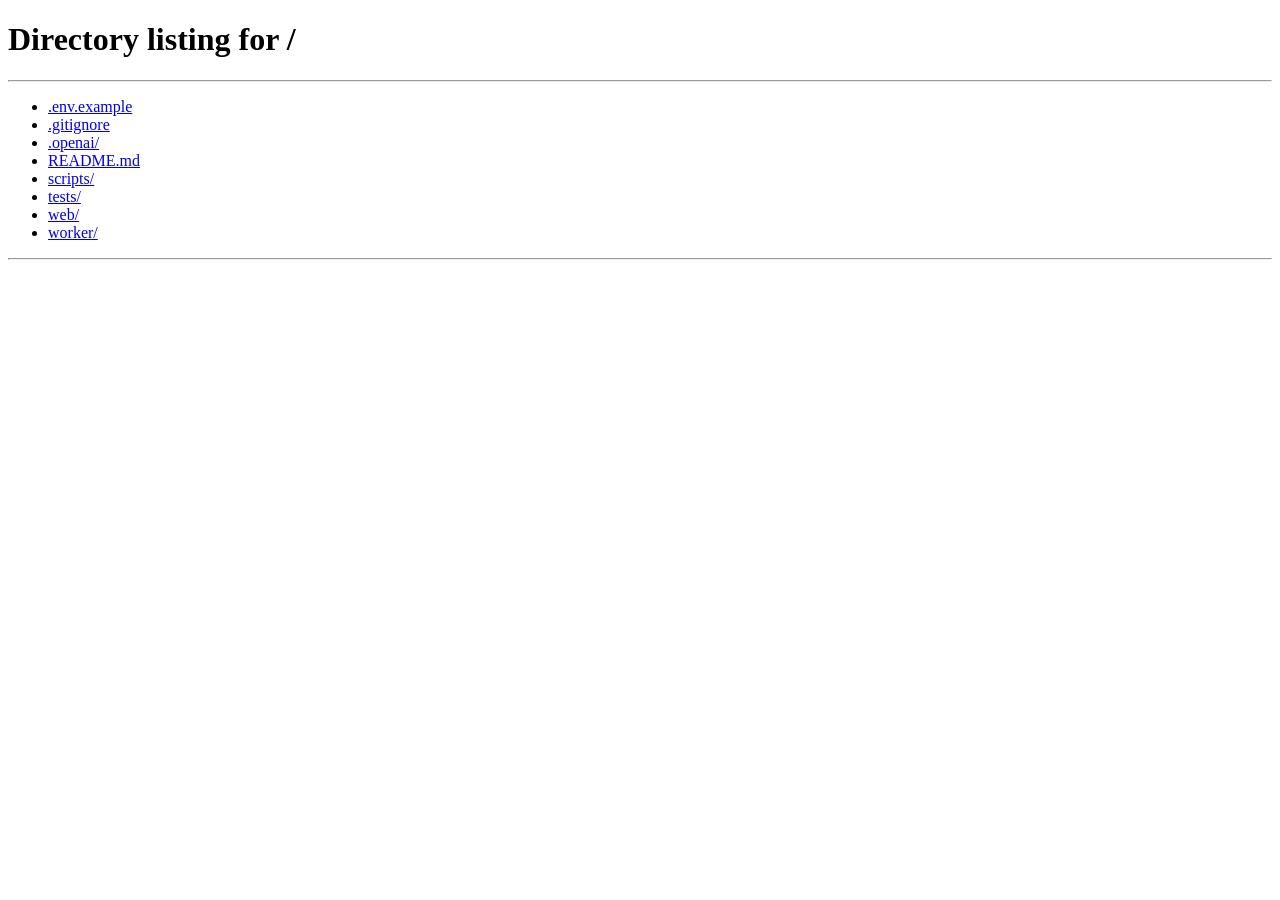
<file: web/pnr.html>
<!doctype html>
<html lang="en">
<head>
  <meta charset="utf-8">
  <meta http-equiv="refresh" content="0; url=/#pnr">
  <title>Redirecting to PNR Status · Rail Handover</title>
  <script>window.location.replace('/#pnr');</script>
</head>
<body>
  <p>Loading PNR Status... <a href="/#pnr">Click here if not redirected automatically</a>.</p>
</body>
</html>
</file>
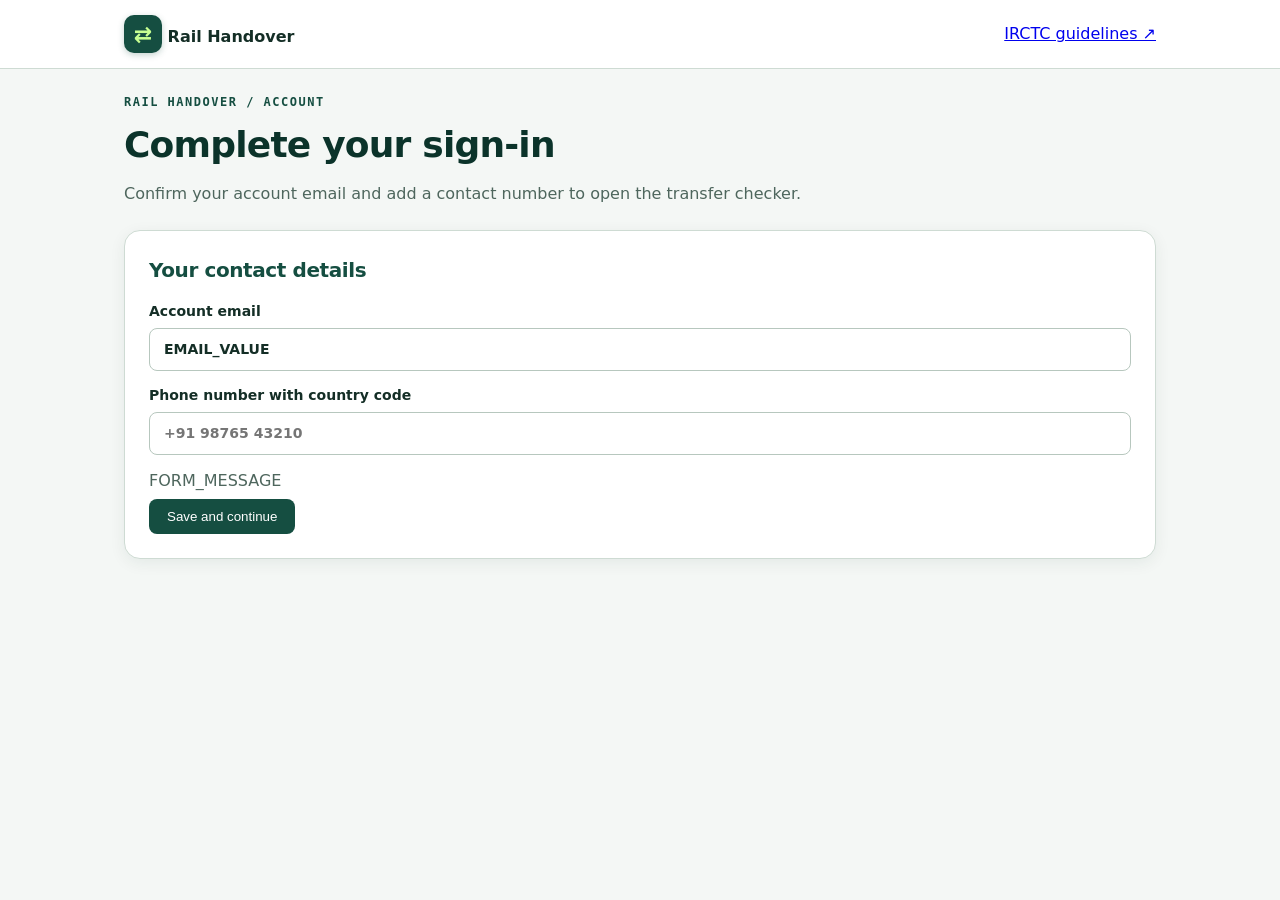
<file: web/profile.html>
<!doctype html><html lang="en"><head><meta charset="utf-8"><meta name="viewport" content="width=device-width, initial-scale=1"><title>Rail Handover · Family transfer checker</title><link rel="stylesheet" href="style.css"></head><body>
<header><div class="bar"><strong><span class="logo" aria-hidden="true">⇄</span> Rail Handover</strong><a href="https://contents.irctc.co.in/en/Eticket_new_cancel.html">IRCTC guidelines ↗</a></div></header>
<main><div class="intro"><small>RAIL HANDOVER / ACCOUNT</small><h1>Complete your sign-in</h1><p>Confirm your account email and add a contact number to open the transfer checker.</p></div><section class="card profile"><h2>Your contact details</h2><form method="post" action="/profile"><label>Account email<input type="email" name="email" value="EMAIL_VALUE" required autocomplete="email"></label><label>Phone number with country code<input type="tel" name="phone" autocomplete="tel" placeholder="+91 98765 43210" maxlength="26" required></label><p role="alert">FORM_MESSAGE</p><button>Save and continue</button></form></section></main></body></html>
</file>
<file: web/style.css>
:root {
  --primary: #154e41;
  --primary-dark: #0b332a;
  --primary-light: #eaf3ee;
  --accent: #175442;
  --accent-lime: #c7ff92;
  --bg: #f4f7f5;
  --card-bg: #ffffff;
  --border: #cedbd3;
  --border-light: #e2ece6;
  --text: #142e26;
  --text-muted: #4e665d;
  --cnf-bg: #e8f5e9;
  --cnf-text: #1b5e20;
  --cnf-border: #a5d6a7;
  --rac-bg: #fff8e1;
  --rac-text: #966700;
  --rac-border: #ffe082;
  --wl-bg: #ffebee;
  --wl-text: #c62828;
  --wl-border: #ffcdd2;
  --shadow: 0 4px 16px rgba(18, 56, 44, 0.07);
}

* { box-sizing: border-box; }
body {
  margin: 0;
  background: var(--bg);
  color: var(--text);
  font: 16px/1.5 Inter, system-ui, -apple-system, BlinkMacSystemFont, "Segoe UI", Roboto, sans-serif;
  -webkit-font-smoothing: antialiased;
}

header {
  background: #ffffff;
  border-bottom: 1px solid var(--border);
  position: sticky;
  top: 0;
  z-index: 100;
}

.bar {
  max-width: 1080px;
  margin: auto;
  padding: 0 24px;
  height: 68px;
  display: flex;
  align-items: center;
  justify-content: space-between;
}

.brand {
  display: flex;
  align-items: center;
  gap: 12px;
}

.logo {
  background: var(--primary);
  color: var(--accent-lime);
  border-radius: 10px;
  width: 38px;
  height: 38px;
  display: inline-flex;
  align-items: center;
  justify-content: center;
  font-size: 22px;
  font-weight: 700;
  box-shadow: 0 2px 6px rgba(21, 78, 65, 0.25);
}

.brand-text strong {
  font-size: 20px;
  letter-spacing: -0.5px;
  color: var(--primary);
  display: block;
  line-height: 1.2;
}

.brand-text .tagline {
  font-size: 11px;
  color: var(--text-muted);
  letter-spacing: 0.3px;
  display: block;
}

.header-actions {
  display: flex;
  align-items: center;
  gap: 16px;
}

.nav-link {
  color: var(--primary);
  font-size: 14px;
  font-weight: 600;
  text-decoration: none;
  padding: 6px 12px;
  border-radius: 6px;
  transition: background 0.15s;
}

.nav-link:hover {
  background: var(--primary-light);
}

/* Tabs Bar (ConfirmTkt-inspired) */
.main-tabs {
  max-width: 1080px;
  margin: auto;
  padding: 0 24px;
  display: flex;
  gap: 8px;
  border-top: 1px solid var(--border-light);
  overflow-x: auto;
  scrollbar-width: none;
}

.main-tabs::-webkit-scrollbar { display: none; }

.tab-btn {
  background: transparent;
  color: var(--text-muted);
  border: none;
  border-bottom: 3px solid transparent;
  padding: 12px 18px;
  font-size: 15px;
  font-weight: 600;
  cursor: pointer;
  display: flex;
  align-items: center;
  gap: 8px;
  white-space: nowrap;
  transition: all 0.2s ease;
  border-radius: 0;
}

.tab-btn:hover {
  color: var(--primary);
  background: var(--primary-light);
}

.tab-btn.active {
  color: var(--primary);
  border-bottom-color: var(--primary);
  background: transparent;
}

.badge {
  background: var(--primary-light);
  color: var(--primary);
  font-size: 11px;
  font-weight: 700;
  padding: 2px 7px;
  border-radius: 12px;
}

.tab-btn.active .badge {
  background: var(--primary);
  color: #fff;
}

/* Mobile Bottom Navigation */
.mobile-bottom-nav {
  display: none;
  position: fixed;
  bottom: 0;
  left: 0;
  right: 0;
  height: 60px;
  background: #ffffff;
  border-top: 1px solid var(--border);
  z-index: 100;
  justify-content: space-around;
  align-items: center;
  box-shadow: 0 -2px 10px rgba(0,0,0,0.05);
}

.mobile-tab-btn {
  background: transparent;
  border: none;
  display: flex;
  flex-direction: column;
  align-items: center;
  justify-content: center;
  gap: 2px;
  color: var(--text-muted);
  font-size: 11px;
  font-weight: 600;
  padding: 6px;
  flex: 1;
  cursor: pointer;
}

.mobile-tab-btn .m-icon { font-size: 18px; }
.mobile-tab-btn.active { color: var(--primary); font-weight: 700; }

/* Main Container */
main {
  max-width: 1080px;
  margin: auto;
  padding: 24px;
  min-height: calc(100vh - 180px);
}

.intro {
  margin-bottom: 24px;
}

.intro small {
  font: bold 12px/1.6 monospace;
  letter-spacing: 1.5px;
  color: var(--primary);
  display: block;
}

h1 {
  font-size: clamp(26px, 4vw, 36px);
  letter-spacing: -0.8px;
  margin: 6px 0 10px;
  color: var(--primary-dark);
}

p {
  color: var(--text-muted);
  margin: 6px 0;
}

/* Cards & Layout */
.card {
  background: var(--card-bg);
  border: 1px solid var(--border);
  border-radius: 16px;
  padding: 24px;
  box-shadow: var(--shadow);
  margin-bottom: 24px;
}

.layout {
  display: grid;
  grid-template-columns: 1.5fr 1fr;
  gap: 24px;
  align-items: start;
}

.grid {
  display: grid;
  grid-template-columns: 1fr 1fr;
  gap: 16px;
}

h2 {
  font-size: 20px;
  letter-spacing: -0.4px;
  margin: 0 0 16px;
  color: var(--primary);
}

h3 {
  font-size: 17px;
  margin: 16px 0 10px;
  color: var(--primary);
}

label {
  display: block;
  font-size: 14px;
  font-weight: 600;
  margin-bottom: 14px;
}

label span {
  font-size: 12px;
  font-weight: 400;
  color: var(--text-muted);
  display: block;
  margin-top: 2px;
}

input, select, textarea {
  font: inherit;
  color: var(--text);
  background: #ffffff;
  border: 1px solid #b7c7be;
  border-radius: 8px;
  padding: 10px 14px;
  width: 100%;
  margin-top: 6px;
  outline: none;
  transition: border-color 0.2s, box-shadow 0.2s;
}

input:focus, select:focus, textarea:focus {
  border-color: var(--primary);
  box-shadow: 0 0 0 3px rgba(21, 78, 65, 0.15);
}

/* Buttons */
button, .btn {
  font: 600 14px/1.4 inherit;
  border: none;
  background: var(--primary);
  color: #ffffff;
  padding: 10px 18px;
  border-radius: 8px;
  cursor: pointer;
  display: inline-flex;
  align-items: center;
  justify-content: center;
  gap: 8px;
  transition: background 0.15s, transform 0.1s;
  text-decoration: none;
}

button:hover, .btn:hover {
  background: var(--primary-dark);
}

button:active, .btn:active {
  transform: scale(0.98);
}

button.secondary, .btn.secondary {
  background: var(--primary-light);
  color: var(--primary);
  border: 1px solid var(--border);
}

button.secondary:hover, .btn.secondary:hover {
  background: #dbebe2;
}

button.outline, .btn.outline {
  background: transparent;
  color: var(--primary);
  border: 1px solid var(--border);
}

button.outline:hover, .btn.outline:hover {
  background: var(--primary-light);
}

button:disabled {
  opacity: 0.6;
  cursor: not-allowed;
  transform: none;
}

/* Station Swap Component (ConfirmTkt-inspired) */
.station-row {
  display: grid;
  grid-template-columns: 1fr auto 1fr;
  align-items: end;
  gap: 10px;
}

.swap-btn {
  background: var(--primary-light);
  color: var(--primary);
  border: 1px solid var(--border);
  border-radius: 50%;
  width: 38px;
  height: 38px;
  padding: 0;
  margin-bottom: 14px;
  display: inline-flex;
  align-items: center;
  justify-content: center;
  font-size: 18px;
  transition: transform 0.2s ease;
}

.swap-btn:hover {
  background: #d6e8de;
  transform: rotate(180deg);
}

/* Quick Date Helpers */
.date-helpers {
  display: flex;
  gap: 8px;
  margin-top: 6px;
}

.date-chip {
  background: var(--primary-light);
  color: var(--primary);
  font-size: 12px;
  font-weight: 600;
  border: 1px solid var(--border);
  border-radius: 16px;
  padding: 4px 10px;
  cursor: pointer;
}

.date-chip:hover {
  background: #d4e7dc;
}

/* PNR Result Display */
.pnr-card {
  background: #ffffff;
  border: 1px solid var(--border);
  border-radius: 14px;
  padding: 20px;
  margin-top: 16px;
  box-shadow: var(--shadow);
}

.pnr-header {
  display: flex;
  justify-content: space-between;
  align-items: flex-start;
  flex-wrap: wrap;
  gap: 12px;
  border-bottom: 1px solid var(--border-light);
  padding-bottom: 14px;
  margin-bottom: 14px;
}

.pnr-number {
  font-size: 18px;
  font-weight: 700;
  color: var(--primary);
}

.train-title {
  font-size: 15px;
  font-weight: 600;
  color: var(--text);
  margin-top: 2px;
}

.status-banner {
  padding: 12px 16px;
  border-radius: 8px;
  font-size: 14px;
  font-weight: 600;
  margin-bottom: 14px;
  display: flex;
  align-items: center;
  gap: 10px;
}

.status-banner.confirmed {
  background: var(--cnf-bg);
  color: var(--cnf-text);
  border: 1px solid var(--cnf-border);
}

.status-banner.rac {
  background: var(--rac-bg);
  color: var(--rac-text);
  border: 1px solid var(--rac-border);
}

.status-banner.waitlisted {
  background: var(--wl-bg);
  color: var(--wl-text);
  border: 1px solid var(--wl-border);
}

.status-banner.mixed {
  background: #eef3fc;
  color: #1a4f9c;
  border: 1px solid #c7d8f5;
}

/* Passenger List */
.passenger-table {
  width: 100%;
  border-collapse: collapse;
  margin: 12px 0;
  font-size: 14px;
}

.passenger-table th, .passenger-table td {
  padding: 10px 12px;
  text-align: left;
  border-bottom: 1px solid var(--border-light);
}

.passenger-table th {
  background: var(--primary-light);
  color: var(--primary);
  font-weight: 600;
  font-size: 13px;
}

.status-pill {
  display: inline-block;
  padding: 3px 8px;
  border-radius: 6px;
  font-size: 12px;
  font-weight: 700;
  letter-spacing: 0.3px;
}

.status-pill.cnf { background: var(--cnf-bg); color: var(--cnf-text); border: 1px solid var(--cnf-border); }
.status-pill.rac { background: var(--rac-bg); color: var(--rac-text); border: 1px solid var(--rac-border); }
.status-pill.wl  { background: var(--wl-bg);  color: var(--wl-text);  border: 1px solid var(--wl-border); }

/* Notice & Alert Boxes */
.notice-box {
  background: #eef6f2;
  border: 1px solid var(--border);
  border-radius: 8px;
  padding: 12px 16px;
  margin: 14px 0;
  font-size: 14px;
}

.warning-box {
  background: #fff8e8;
  border: 1px solid #ffd599;
  border-radius: 8px;
  padding: 12px 16px;
  margin: 14px 0;
  font-size: 14px;
  color: #8c5200;
}

.error-box {
  background: #fdf2f2;
  border: 1px solid #f8b4b4;
  border-radius: 8px;
  padding: 12px 16px;
  margin: 14px 0;
  font-size: 14px;
  color: #9b1c1c;
}

/* Saved Journey Card (ConfirmTkt-inspired) */
.savedJourney {
  background: #ffffff;
  border: 1px solid var(--border);
  border-radius: 12px;
  padding: 18px;
  margin-bottom: 16px;
  transition: transform 0.15s, box-shadow 0.15s;
}

.savedJourney:hover {
  box-shadow: 0 4px 12px rgba(0,0,0,0.06);
}

.journey-top {
  display: flex;
  justify-content: space-between;
  align-items: center;
  flex-wrap: wrap;
  gap: 8px;
}

.journey-route {
  font-size: 17px;
  font-weight: 700;
  color: var(--primary);
  display: flex;
  align-items: center;
  gap: 8px;
}

.journey-date {
  font-size: 14px;
  color: var(--text-muted);
  font-weight: 500;
}

.journey-pnr {
  font-size: 13px;
  color: var(--primary);
  background: var(--primary-light);
  padding: 2px 8px;
  border-radius: 4px;
  font-weight: 600;
}

.journey-passengers {
  margin: 10px 0;
  padding: 8px 12px;
  background: #f8faf9;
  border-radius: 8px;
  font-size: 13px;
}

.journey-actions {
  display: flex;
  flex-wrap: wrap;
  gap: 8px;
  margin-top: 12px;
  align-items: center;
}

/* Document Checklist */
.checklist {
  list-style: none;
  padding: 0;
  margin: 16px 0;
}

.checklist li {
  padding: 8px 12px 8px 32px;
  position: relative;
  border-left: 2px solid var(--primary);
  margin-bottom: 8px;
  background: #fbfdfc;
  font-size: 14px;
}

.checklist li::before {
  content: "✓";
  position: absolute;
  left: 10px;
  color: var(--primary);
  font-weight: 700;
}

/* Letter Preview Paper */
#paper {
  background: #fff;
  border: 1px solid #ccc;
  padding: 28px;
  border-radius: 8px;
  white-space: pre-wrap;
  font-family: 'Times New Roman', Times, serif;
  font-size: 15px;
  line-height: 1.6;
}

/* Footer */
footer {
  max-width: 1080px;
  margin: auto;
  padding: 20px 24px 60px;
  display: flex;
  justify-content: space-between;
  align-items: center;
  font-size: 13px;
  color: var(--text-muted);
  border-top: 1px solid var(--border-light);
}

footer button {
  background: transparent;
  color: var(--primary);
  padding: 4px 8px;
  font-size: 13px;
}

footer button:hover {
  background: var(--primary-light);
}

/* Print Styles */
@media print {
  body > * { display: none !important; }
  #paper {
    display: block !important;
    white-space: pre-wrap;
    font: 12pt/1.6 'Times New Roman', serif;
    color: black;
    border: none;
    padding: 0;
  }
  @page { margin: 20mm; }
}

/* Responsive */
@media (max-width: 768px) {
  .bar { padding: 0 16px; height: 60px; }
  .main-tabs { display: none; }
  .mobile-bottom-nav { display: flex; }
  main { padding: 16px; padding-bottom: 80px; }
  .layout, .grid, .station-row { grid-template-columns: 1fr; }
  .swap-btn { display: none; }
  .card { padding: 18px; }
  h1 { font-size: 24px; }
  footer { flex-direction: column; gap: 12px; padding-bottom: 80px; text-align: center; }
}
</file>
